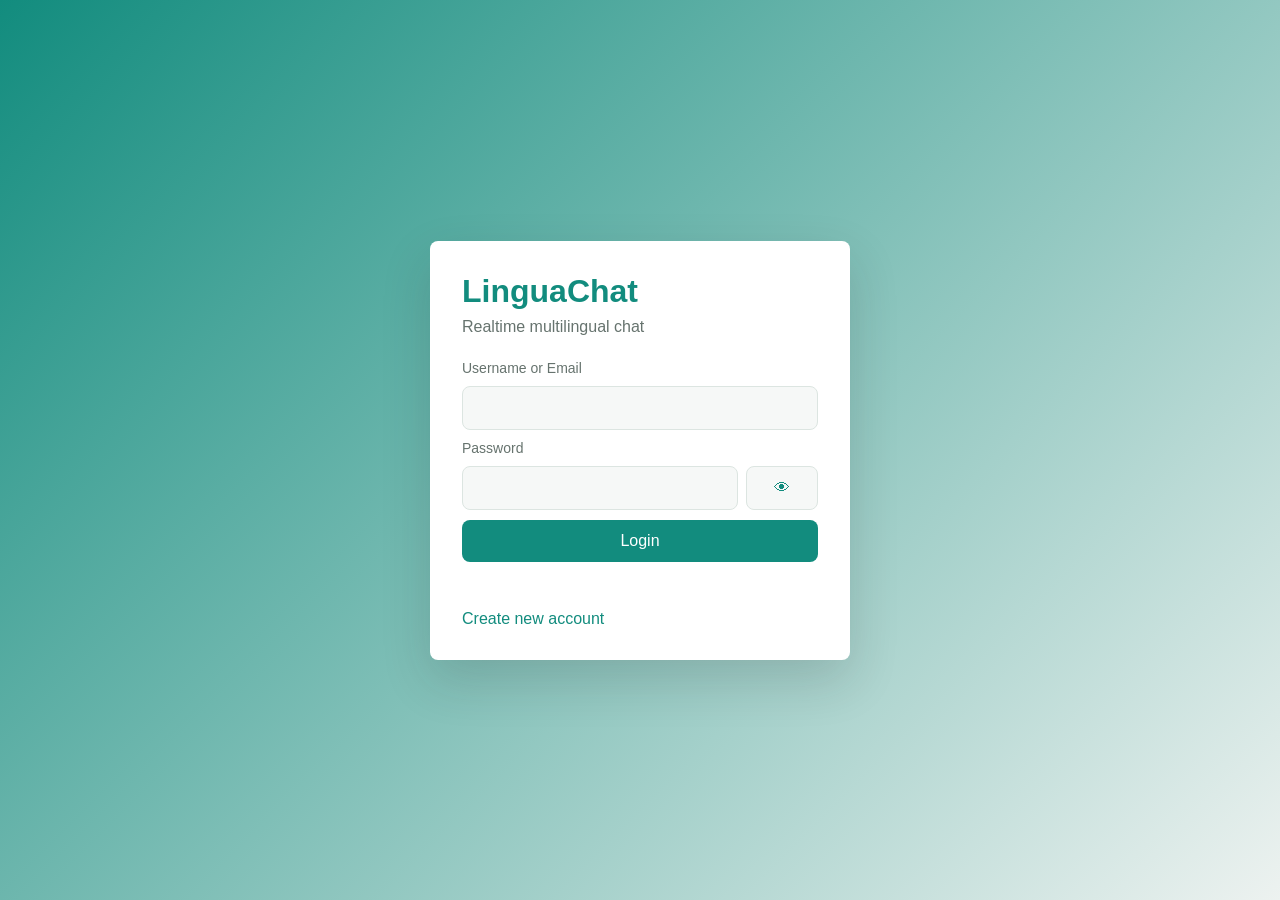
<file: src/main/resources/static/index.html>
<!DOCTYPE html>
<html lang="en">
<head>
    <meta charset="UTF-8">
    <meta http-equiv="refresh" content="0; url=login.html">
    <meta name="viewport" content="width=device-width, initial-scale=1.0">
    <title>LinguaChat</title>
</head>
<body>
<script>
    window.location.replace("login.html");
</script>
</body>
</html>
</file>
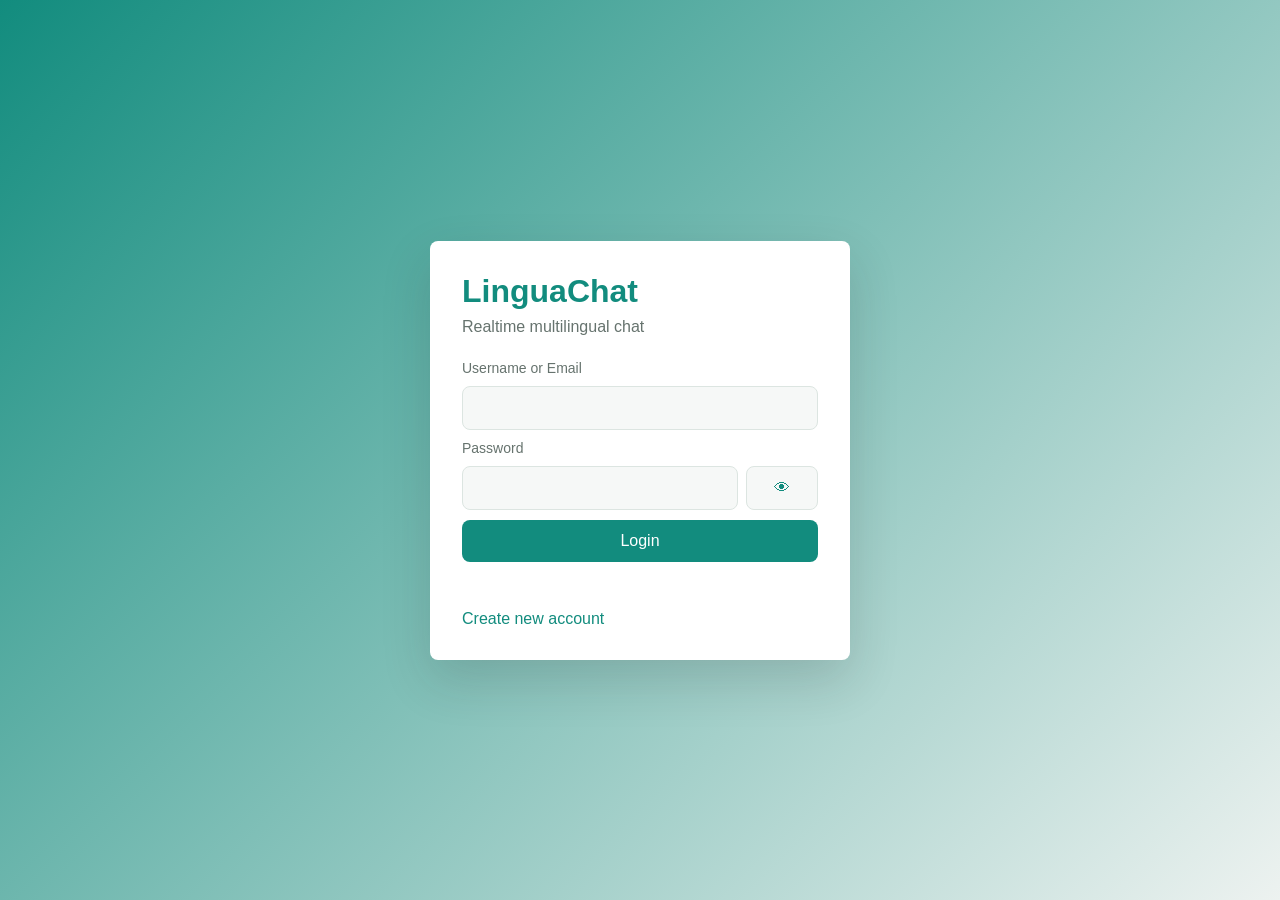
<file: src/main/resources/static/chat.html>
<!DOCTYPE html>
<html lang="en">
<head>
    <meta charset="UTF-8">
    <meta name="viewport" content="width=device-width, initial-scale=1.0">
    <title>LinguaChat</title>
    <link rel="stylesheet" href="style.css">
</head>
<body class="chat-page">
<div class="app-shell">
    <aside class="sidebar" id="sidebar">
        <header class="topbar">
            <div>
                <strong id="meName">LinguaChat</strong>
                <small id="meLanguage"></small>
            </div>
            <div class="top-actions">
                <button id="darkToggle" title="Dark mode">◐</button>
                <button id="deleteAccountBtn" title="Delete account">Del</button>
                <button id="logoutBtn" title="Logout">⎋</button>
            </div>
        </header>
        <div class="search-wrap">
            <input id="searchUsers" placeholder="Search users">
        </div>
        <div id="userList" class="user-list"></div>
    </aside>

    <section class="chat-panel" id="chatPanel">
        <header class="chat-header">
            <button id="backBtn" class="mobile-only">‹</button>
            <div class="avatar" id="chatAvatar">L</div>
            <div>
                <strong id="chatTitle">Select a chat</strong>
                <small id="chatStatus">Online status appears here</small>
            </div>
            <div class="chat-actions">
                <button id="voiceCallBtn" title="Voice call" disabled>Call</button>
                <button id="videoCallBtn" title="Video call" disabled>Video</button>
                <button id="clearChatBtn" title="Clear chat" disabled>Clear</button>
                <button id="removeUserBtn" title="Remove from list" disabled>Remove</button>
            </div>
        </header>

        <div id="messages" class="messages">
            <div class="empty-state">Pick a user from the left to start chatting.</div>
        </div>
        <div id="typingIndicator" class="typing"></div>

        <div id="replyBar" class="reply-bar hidden">
            <div>
                <strong>Replying to</strong>
                <span id="replyText"></span>
            </div>
            <button id="cancelReplyBtn" type="button">x</button>
        </div>
        <form id="messageForm" class="composer">
            <button type="button" id="emojiBtn" title="Emoji">☺</button>
            <button type="button" id="attachBtn" title="Attach file">+</button>
            <input id="fileInput" type="file" hidden>
            <input id="messageInput" placeholder="Type a message" disabled autocomplete="off">
            <button type="submit" id="sendBtn" disabled>Send</button>
        </form>
    </section>
</div>

<div id="reactionPopup" class="reaction-popup hidden">
</div>

<div id="emojiPicker" class="emoji-picker hidden">
    <div class="emoji-picker-title">Emoji</div>
    <div id="emojiGrid" class="emoji-grid"></div>
</div>

<div id="callModal" class="call-modal hidden">
    <div class="call-card">
        <div class="call-title">
            <strong id="callTitle">LinguaChat Call</strong>
            <span id="callState">Connecting...</span>
        </div>
        <div class="call-videos">
            <video id="remoteVideo" autoplay playsinline></video>
            <video id="localVideo" autoplay muted playsinline></video>
        </div>
        <div class="call-controls">
            <button id="acceptCallBtn" type="button" class="hidden">Accept</button>
            <button id="rejectCallBtn" type="button" class="danger">Reject</button>
            <button id="endCallBtn" type="button" class="danger">End</button>
        </div>
    </div>
</div>

<script src="app.js"></script>
</body>
</html>
</file>
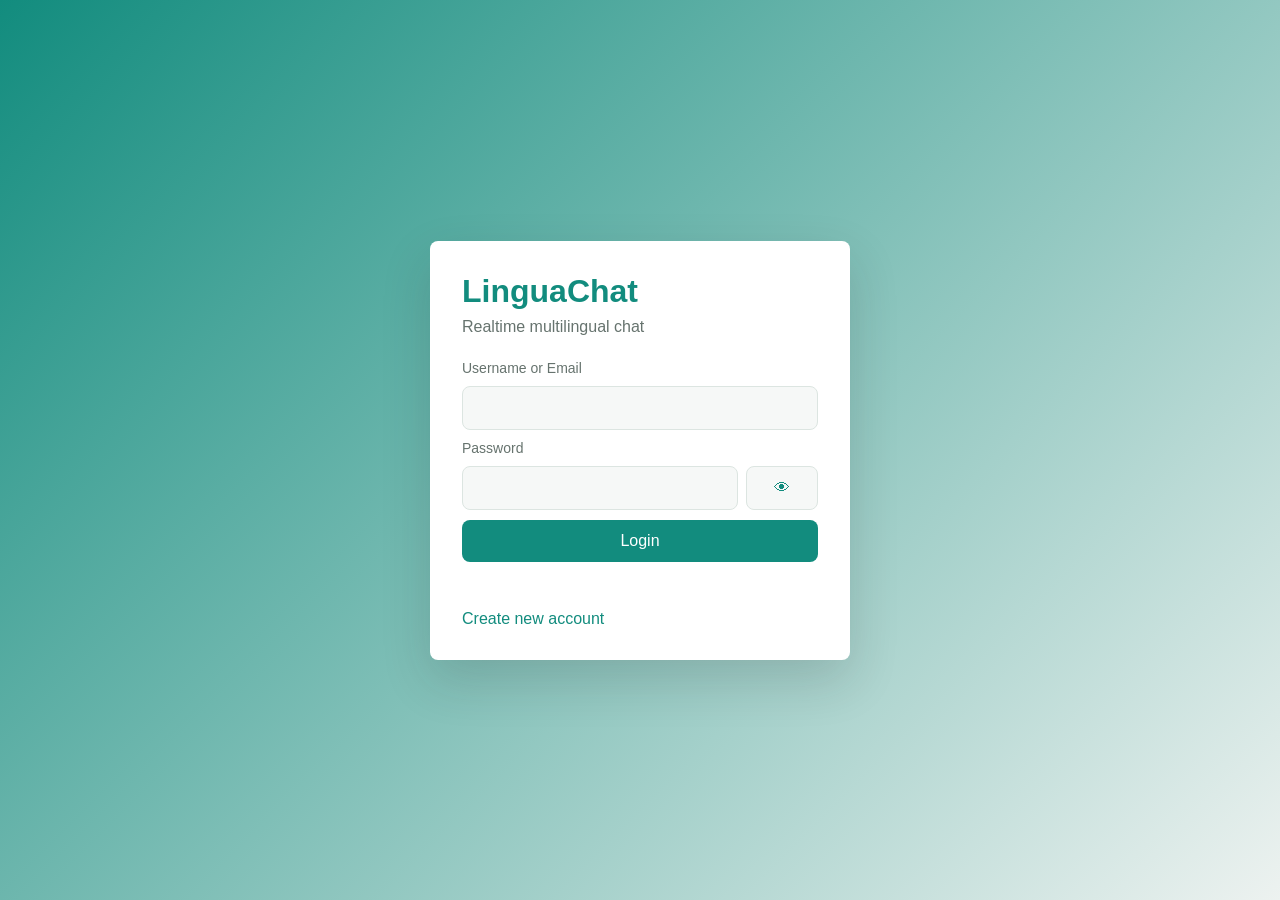
<file: src/main/resources/static/login.html>
<!DOCTYPE html>
<html lang="en">
<head>
    <meta charset="UTF-8">
    <meta name="viewport" content="width=device-width, initial-scale=1.0">
    <title>LinguaChat Login</title>
    <link rel="stylesheet" href="style.css">
</head>
<body class="auth-page">
<main class="auth-card">
    <h1>LinguaChat</h1>
    <p>Realtime multilingual chat</p>
    <form id="loginForm">
        <label>Username or Email</label>
        <input id="loginName" required autocomplete="username">
        <label>Password</label>
        <div class="password-wrap">
            <input id="loginPassword" type="password" required autocomplete="current-password">
            <button type="button" class="password-toggle" data-target="loginPassword" title="Show password">&#128065;</button>
        </div>
        <button type="submit">Login</button>
        <div id="loginError" class="error"></div>
    </form>
    <a href="register.html">Create new account</a>
</main>
<script src="app.js"></script>
</body>
</html>
</file>
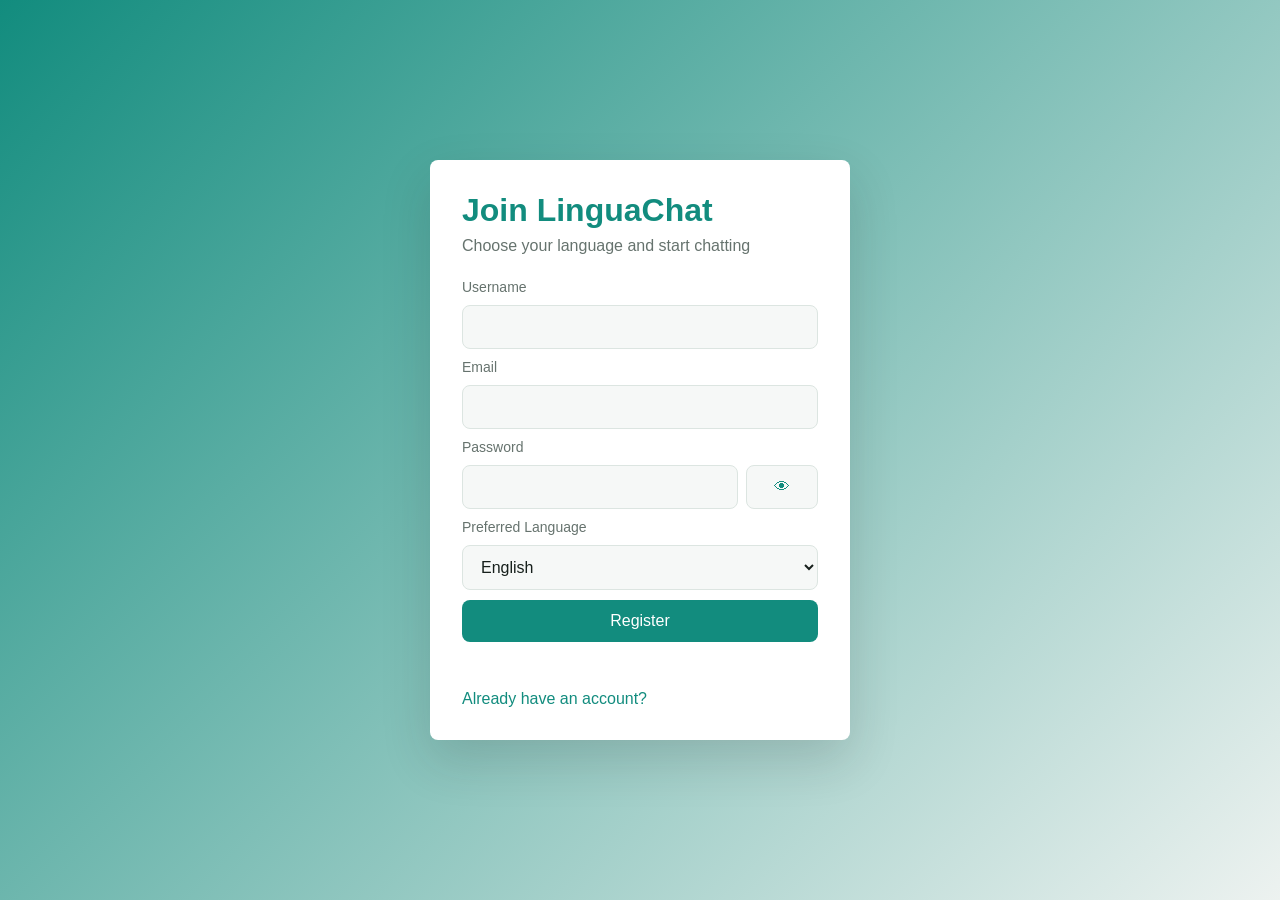
<file: src/main/resources/static/register.html>
<!DOCTYPE html>
<html lang="en">
<head>
    <meta charset="UTF-8">
    <meta name="viewport" content="width=device-width, initial-scale=1.0">
    <title>LinguaChat Register</title>
    <link rel="stylesheet" href="style.css">
</head>
<body class="auth-page">
<main class="auth-card">
    <h1>Join LinguaChat</h1>
    <p>Choose your language and start chatting</p>
    <form id="registerForm">
        <label>Username</label>
        <input id="regUsername" required minlength="3" maxlength="40" autocomplete="username">
        <label>Email</label>
        <input id="regEmail" type="email" required autocomplete="email">
        <label>Password</label>
        <div class="password-wrap">
            <input id="regPassword" type="password" required minlength="6" autocomplete="new-password">
            <button type="button" class="password-toggle" data-target="regPassword" title="Show password">&#128065;</button>
        </div>
        <label>Preferred Language</label>
        <select id="regLanguage" required>
            <option value="ENGLISH">English</option>
            <option value="TAMIL">Tamil</option>
            <option value="HINDI">Hindi</option>
            <option value="TELUGU">Telugu</option>
            <option value="MALAYALAM">Malayalam</option>
        </select>
        <button type="submit">Register</button>
        <div id="registerError" class="error"></div>
    </form>
    <a href="login.html">Already have an account?</a>
</main>
<script src="app.js"></script>
</body>
</html>
</file>
<file: src/main/resources/static/style.css>
:root {
    --bg: #edf2f0;
    --panel: #ffffff;
    --panel-2: #f6f8f7;
    --text: #17201c;
    --muted: #66736e;
    --line: #dce5e1;
    --brand: #128c7e;
    --brand-2: #25d366;
    --mine: #d8fdd2;
    --theirs: #ffffff;
    --danger: #d93838;
    --shadow: 0 20px 50px rgba(22, 32, 28, .16);
}

body.dark {
    --bg: #0e1513;
    --panel: #17201d;
    --panel-2: #202b27;
    --text: #edf6f2;
    --muted: #9ba9a4;
    --line: #2d3a35;
    --mine: #075e54;
    --theirs: #202b27;
    --shadow: 0 20px 50px rgba(0, 0, 0, .35);
}

* { box-sizing: border-box; }

body {
    margin: 0;
    font-family: Arial, Helvetica, sans-serif;
    background: var(--bg);
    color: var(--text);
}

button, input, select {
    font: inherit;
}

button {
    border: 0;
    cursor: pointer;
}

.auth-page {
    min-height: 100vh;
    display: grid;
    place-items: center;
    padding: 20px;
    background: linear-gradient(135deg, #128c7e 0%, #edf2f0 100%);
}

.auth-card {
    width: min(420px, 100%);
    background: var(--panel);
    border-radius: 8px;
    box-shadow: var(--shadow);
    padding: 32px;
}

.auth-card h1 {
    margin: 0 0 8px;
    color: var(--brand);
}

.auth-card p {
    margin: 0 0 24px;
    color: var(--muted);
}

.auth-card form {
    display: grid;
    gap: 10px;
}

label {
    color: var(--muted);
    font-size: 14px;
}

input, select {
    width: 100%;
    border: 1px solid var(--line);
    border-radius: 8px;
    padding: 12px 14px;
    background: var(--panel-2);
    color: var(--text);
    outline: none;
}

input:focus, select:focus {
    border-color: var(--brand);
}

.password-wrap {
    display: grid;
    grid-template-columns: 1fr 72px;
    gap: 8px;
}

.password-wrap input {
    min-width: 0;
}

.password-wrap .password-toggle {
    padding: 0;
    background: var(--panel-2);
    color: var(--brand);
    border: 1px solid var(--line);
}

.auth-card button, .composer button {
    background: var(--brand);
    color: white;
    border-radius: 8px;
    padding: 12px 16px;
}

.auth-card a {
    display: inline-block;
    margin-top: 18px;
    color: var(--brand);
    text-decoration: none;
}

.error {
    min-height: 20px;
    color: var(--danger);
    font-size: 14px;
}

.app-shell {
    height: 100vh;
    display: grid;
    grid-template-columns: 360px 1fr;
    background: var(--panel);
}

.sidebar {
    border-right: 1px solid var(--line);
    background: var(--panel);
    display: flex;
    flex-direction: column;
    min-width: 0;
}

.topbar, .chat-header {
    height: 68px;
    display: flex;
    align-items: center;
    gap: 12px;
    padding: 12px 16px;
    background: var(--panel-2);
    border-bottom: 1px solid var(--line);
}

.topbar {
    justify-content: space-between;
}

.topbar small, .chat-header small {
    display: block;
    color: var(--muted);
    margin-top: 3px;
}

.top-actions {
    display: flex;
    gap: 8px;
}

.top-actions button, .chat-actions button, .mobile-only {
    width: 38px;
    height: 38px;
    border-radius: 8px;
    background: var(--panel);
    color: var(--text);
}

.chat-actions {
    margin-left: auto;
    display: flex;
    gap: 8px;
}

.chat-actions button {
    width: auto;
    min-width: 48px;
    padding: 0 10px;
}

.search-wrap {
    padding: 12px;
    border-bottom: 1px solid var(--line);
}

.user-list {
    overflow-y: auto;
    flex: 1;
}

.user-item {
    display: flex;
    align-items: center;
    gap: 12px;
    padding: 14px 16px;
    border-bottom: 1px solid var(--line);
    cursor: pointer;
}

.user-item:hover, .user-item.active {
    background: var(--panel-2);
}

.avatar {
    width: 42px;
    height: 42px;
    border-radius: 50%;
    display: grid;
    place-items: center;
    color: white;
    background: var(--brand);
    flex: 0 0 auto;
    font-weight: 700;
}

.user-meta {
    min-width: 0;
    flex: 1;
}

.user-meta strong, .user-meta small {
    display: block;
    overflow: hidden;
    text-overflow: ellipsis;
    white-space: nowrap;
}

.online-dot {
    width: 10px;
    height: 10px;
    border-radius: 50%;
    background: #a7b0ac;
}

.online-dot.on {
    background: var(--brand-2);
}

.chat-panel {
    display: flex;
    flex-direction: column;
    min-width: 0;
    background:
            linear-gradient(rgba(237, 242, 240, .9), rgba(237, 242, 240, .9)),
            repeating-linear-gradient(45deg, transparent 0 12px, rgba(18, 140, 126, .05) 12px 13px);
}

body.dark .chat-panel {
    background:
            linear-gradient(rgba(14, 21, 19, .9), rgba(14, 21, 19, .9)),
            repeating-linear-gradient(45deg, transparent 0 12px, rgba(37, 211, 102, .04) 12px 13px);
}

.messages {
    flex: 1;
    overflow-y: auto;
    padding: 18px;
    display: flex;
    flex-direction: column;
    gap: 8px;
}

.empty-state {
    margin: auto;
    color: var(--muted);
    text-align: center;
}

.message {
    max-width: min(620px, 78%);
    border-radius: 8px;
    padding: 8px 10px;
    background: var(--theirs);
    box-shadow: 0 1px 1px rgba(0, 0, 0, .08);
    position: relative;
    word-wrap: break-word;
}

.message.mine {
    align-self: flex-end;
    background: var(--mine);
}

.message.theirs {
    align-self: flex-start;
}

.message.deleted {
    opacity: .72;
    font-style: italic;
}

.message-text {
    white-space: pre-wrap;
}

.message-original {
    color: var(--muted);
    border-top: 1px solid rgba(0, 0, 0, .08);
    margin-top: 6px;
    padding-top: 6px;
    font-size: 13px;
}

.message-meta {
    display: flex;
    align-items: center;
    justify-content: flex-end;
    gap: 6px;
    color: var(--muted);
    font-size: 12px;
    margin-top: 4px;
}

.message-actions {
    display: flex;
    gap: 6px;
    margin-top: 6px;
}

.message-actions button {
    background: transparent;
    color: var(--brand);
    padding: 2px 0;
}

.reactions {
    display: flex;
    gap: 4px;
    flex-wrap: wrap;
    margin-top: 5px;
}

.reaction-count {
    background: var(--panel-2);
    border: 1px solid var(--line);
    border-radius: 8px;
    padding: 2px 6px;
    font-size: 13px;
}

.typing {
    min-height: 24px;
    padding: 0 18px;
    color: var(--brand);
    font-size: 14px;
}

.composer {
    display: grid;
    grid-template-columns: 44px 44px 1fr 86px;
    gap: 10px;
    padding: 12px;
    background: var(--panel-2);
    border-top: 1px solid var(--line);
}

.composer button:disabled, .composer input:disabled {
    opacity: .55;
    cursor: not-allowed;
}

#emojiBtn {
    background: var(--panel);
    color: var(--text);
}

.reaction-popup, .emoji-picker {
    position: fixed;
    padding: 8px;
    background: var(--panel);
    border: 1px solid var(--line);
    border-radius: 8px;
    box-shadow: var(--shadow);
    z-index: 20;
}

.reaction-popup {
    display: flex;
    gap: 4px;
    max-width: min(360px, calc(100vw - 16px));
    overflow-x: auto;
}

.reaction-popup button {
    width: 34px;
    height: 34px;
    border-radius: 8px;
    background: var(--panel-2);
}

.emoji-picker {
    width: min(320px, calc(100vw - 16px));
}

.emoji-picker-title {
    color: var(--muted);
    font-size: 13px;
    padding: 2px 4px 8px;
}

.emoji-grid {
    display: grid;
    grid-template-columns: repeat(8, 1fr);
    gap: 4px;
    max-height: 220px;
    overflow-y: auto;
}

.emoji-grid button {
    height: 34px;
    border-radius: 8px;
    background: var(--panel-2);
    font-size: 20px;
    line-height: 1;
}

.reply-bar {
    display: flex;
    justify-content: space-between;
    align-items: center;
    gap: 12px;
    padding: 8px 12px;
    background: var(--panel);
    border-top: 1px solid var(--line);
    color: var(--muted);
}

.reply-bar strong, .reply-bar span {
    display: block;
}

.reply-preview {
    border-left: 3px solid var(--brand);
    padding: 5px 8px;
    margin-bottom: 6px;
    background: rgba(18, 140, 126, .08);
    color: var(--muted);
    font-size: 13px;
}

.chat-image {
    display: block;
    max-width: 260px;
    max-height: 260px;
    border-radius: 8px;
    margin-bottom: 6px;
}

.file-bubble {
    display: block;
    color: var(--brand);
    margin-bottom: 6px;
}

.call-modal {
    position: fixed;
    inset: 0;
    display: grid;
    place-items: center;
    background: rgba(0, 0, 0, .6);
    z-index: 30;
}

.call-card {
    width: min(620px, calc(100vw - 24px));
    background: var(--panel);
    color: var(--text);
    border-radius: 8px;
    padding: 16px;
    box-shadow: var(--shadow);
}

.call-title {
    display: flex;
    justify-content: space-between;
    gap: 12px;
    margin-bottom: 12px;
}

.call-videos {
    display: grid;
    grid-template-columns: 1fr 160px;
    gap: 10px;
}

.call-videos video {
    width: 100%;
    min-height: 140px;
    background: #000;
    border-radius: 8px;
}

.call-controls {
    display: flex;
    justify-content: center;
    gap: 10px;
    margin-top: 12px;
}

.call-controls button, .reply-bar button {
    border-radius: 8px;
    padding: 10px 14px;
    background: var(--brand);
    color: #fff;
}

.call-controls .danger {
    background: var(--danger);
}

.hidden, .mobile-only {
    display: none;
}

@media (max-width: 760px) {
    .app-shell {
        grid-template-columns: 1fr;
    }

    .sidebar {
        display: flex;
    }

    .chat-panel {
        display: none;
    }

    .app-shell.chat-open .sidebar {
        display: none;
    }

    .app-shell.chat-open .chat-panel {
        display: flex;
        height: 100vh;
    }

    .mobile-only {
        display: block;
    }

    .message {
        max-width: 88%;
    }
}
</file>
